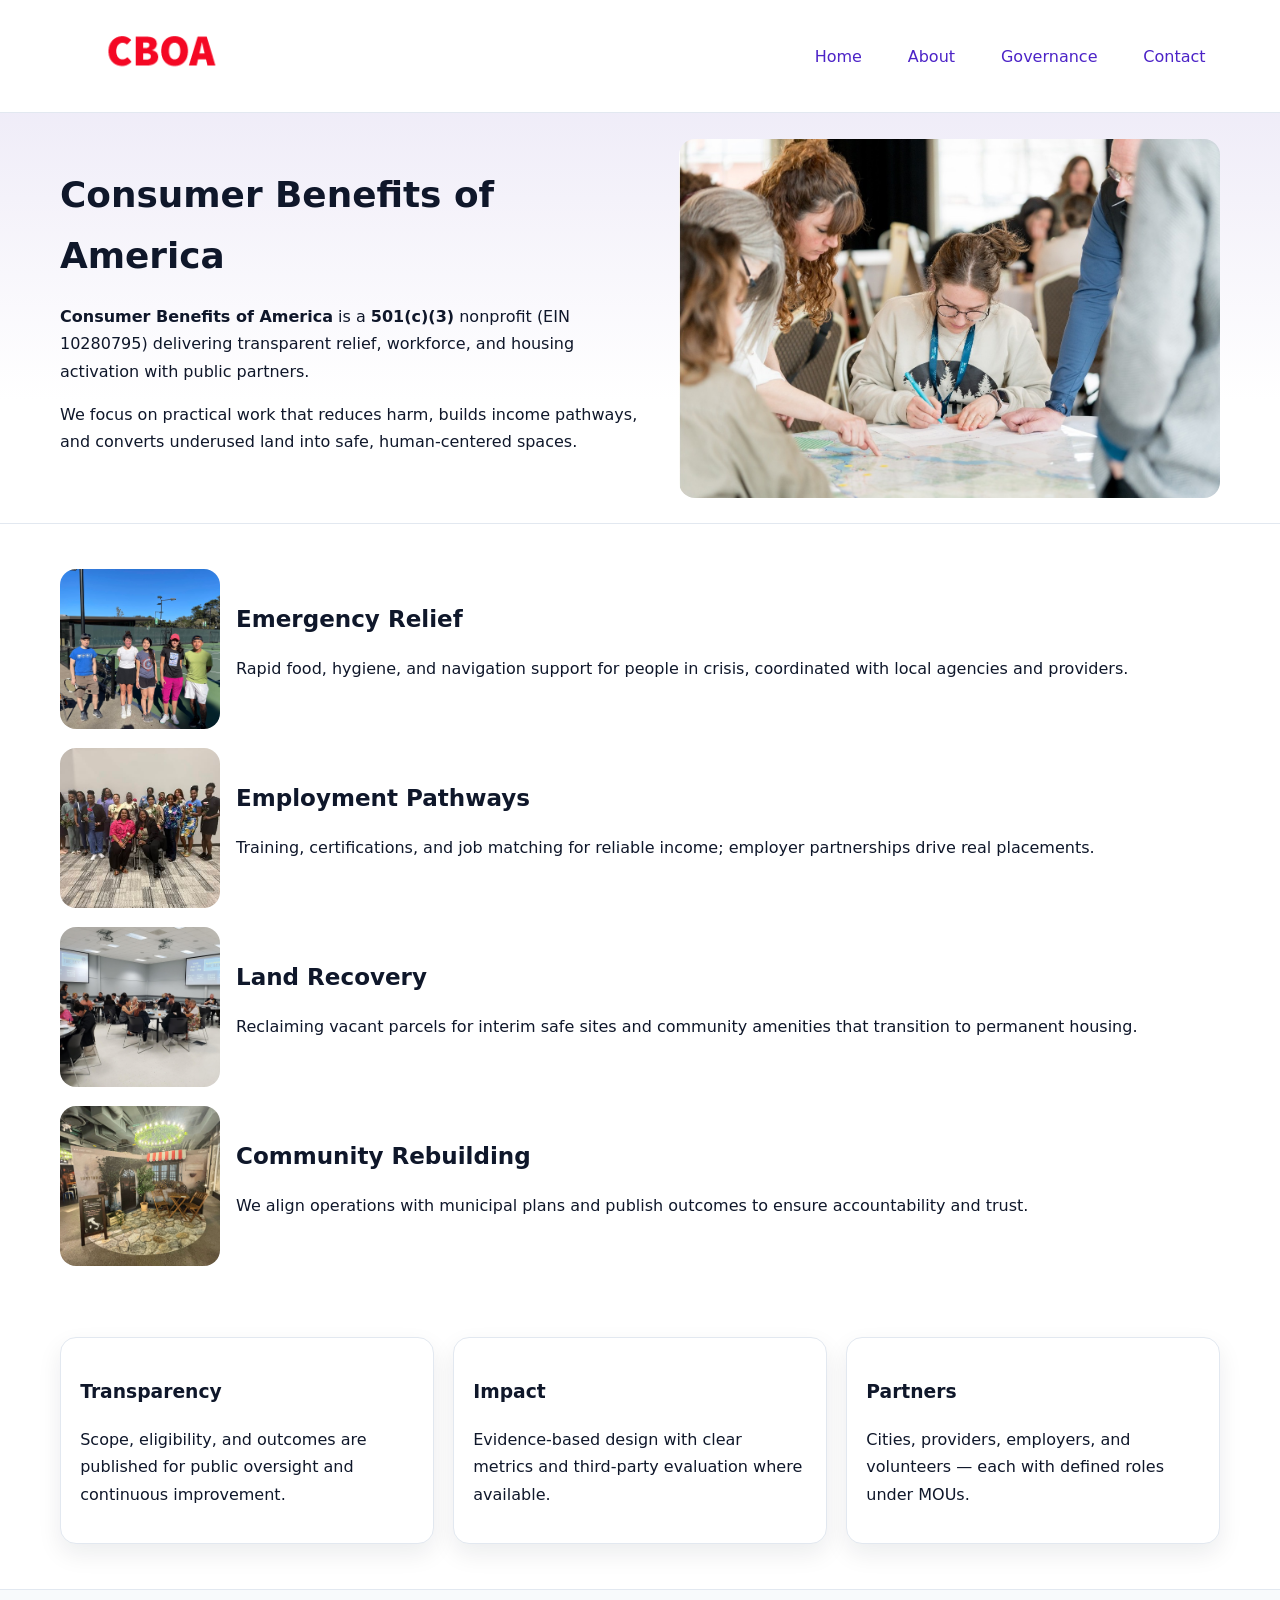
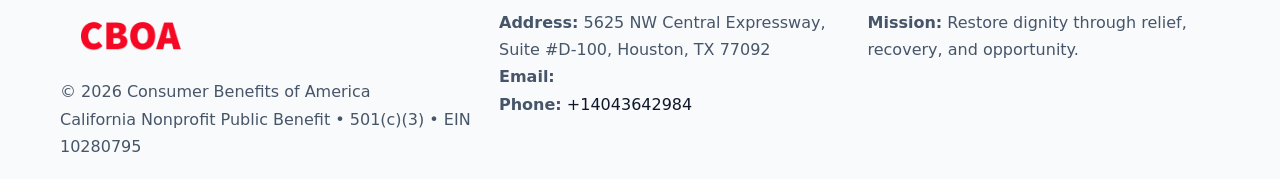
<file: index.html>
<!doctype html><html lang="en"><head>
<meta charset="utf-8"/><meta name="viewport" content="width=device-width,initial-scale=1"/>
<title>Consumer Benefits of America – Nonprofit • 2025</title>
<link rel="stylesheet" href="assets/styles.css"/>
<link rel="icon" href="images/logo.png"/>
<meta name="data-ein" content="10280795"/>
<meta name="data-name" content="Consumer Benefits of America"/>
<meta name="data-email" content=""/>
<meta name="data-phone" content="+14043642984"/>
<meta name="data-address" content="5625 NW Central Expressway, Suite #D-100,
Houston, TX 77092"/>
<meta name="data-map" content="5625+NW+Central+Expressway,+Suite+#D-100,+Houston,+TX+77092"/>
  <meta name="description" content="Our nonprofit strengthens the community with programs focused on community services, education, and direct relief.">
<meta name="facebook-domain-verification" content="csvyahcpmpxbrk7rqewr37egjt7k3v" />
</head><body>
<div style="position:absolute;left:-9999px;top:-9999px;opacity:0" data-uniq="{{UNIQUE_BLOB}}">
  <span>Our nonprofit strengthens the community with programs focused on community services, education, and direct relief.</span><svg width="12" height="12" viewBox="0 0 12 12" xmlns="http://www.w3.org/2000/svg"><circle cx="6" cy="6" r="5" fill="#2b6cb0"/></svg><img src="images/jobs.jpg" width="1" height="1" alt="" loading="lazy"/>
</div>

<header><div class="c1237c409bf c4cb5ea4329">
  <a href="index.html"><img src="images/logo.png" alt="Consumer Benefits of America" style="width:150px"></a>
  <nav>
    <a class="active" href="index.html">Home</a>
    <a href="about.html">About</a>
    <a href="governance.html">Governance</a>
    <a href="contact.html">Contact</a>
  </nav>
</div></header>

<section class="c566e778798"><div class="c1237c409bf">
  <div>
    <h1>Consumer Benefits of America</h1>
    <p><strong>Consumer Benefits of America</strong> is a <strong>501(c)(3)</strong> nonprofit (EIN 10280795) delivering transparent relief, workforce, and housing activation with public partners.</p>
    <p>We focus on practical work that reduces harm, builds income pathways, and converts underused land into safe, human-centered spaces.</p>
  </div>
  <img src="images/hero.jpg" alt="Community action"/>
</div></section>

<main class="c1237c409bf">
  <section class="section">
    <div class="feature"><img src="images/relief.jpg" alt=""><div><h2>Emergency Relief</h2><p>Rapid food, hygiene, and navigation support for people in crisis, coordinated with local agencies and providers.</p></div></div>
    <div class="feature"><img src="images/jobs.jpg" alt=""><div><h2>Employment Pathways</h2><p>Training, certifications, and job matching for reliable income; employer partnerships drive real placements.</p></div></div>
    <div class="feature"><img src="images/land.jpg" alt=""><div><h2>Land Recovery</h2><p>Reclaiming vacant parcels for interim safe sites and community amenities that transition to permanent housing.</p></div></div>
    <div class="feature"><img src="images/community.jpg" alt=""><div><h2>Community Rebuilding</h2><p>We align operations with municipal plans and publish outcomes to ensure accountability and trust.</p></div></div>
  </section>

  <section class="section c0d7f413b0e">
    <article class="cc729bd138a"><h3>Transparency</h3><p>Scope, eligibility, and outcomes are published for public oversight and continuous improvement.</p></article>
    <article class="cc729bd138a"><h3>Impact</h3><p>Evidence-based design with clear metrics and third-party evaluation where available.</p></article>
    <article class="cc729bd138a"><h3>Partners</h3><p>Cities, providers, employers, and volunteers — each with defined roles under MOUs.</p></article>
  </section>
</main>

<footer>
  <div class="footer-wrap">
    <div class="footer-grid">
      <div class="footer-col">
        <img src="images/logo.png" alt="" style="width:140px;margin-bottom:.4rem">
        <div class="small">© <span id="year"></span> Consumer Benefits of America</div>
        <div class="small">California Nonprofit Public Benefit • 501(c)(3) • EIN 10280795</div>
      </div>
      <div class="footer-col">
        <div class="small"><strong>Address:</strong> 5625 NW Central Expressway, Suite #D-100,
Houston, TX 77092</div>
        <div class="small"><strong>Email:</strong> <a href="mailto:"></a></div>
        <div class="small"><strong>Phone:</strong> <a href="tel:+14043642984">+14043642984</a></div>
      </div>
      <div class="footer-col">
        <div class="small"><strong>Mission:</strong> Restore dignity through relief, recovery, and opportunity.</div>
      </div>
    </div>
  </div>
</footer>

<script>
(function(){
 function m(n){const e=document.querySelector('meta[name="'+n+'"]');return e?e.content:'';}
 function h(s){let x=2166136261>>>0;for(let i=0;i<s.length;i++){x^=s.charCodeAt(i);x=(x*16777619)>>>0;}return x>>>0;}
 const k=(m('data-ein')||m('data-name')||'0').replace(/\s+/g,'');
 const key=h(k),H=key%360,S=55+(key%20),L=46;
 const r=document.documentElement;
 r.style.setProperty('--brand',`hsl(${H} ${S}% ${L}%)`);
 r.style.setProperty('--brand-ink',`hsl(${H} ${Math.min(95,S+10)}% ${Math.max(22,L-18)}%)`);
 r.style.setProperty('--soft',`hsl(${H} ${Math.max(40,S-25)}% 95%)`);
 const y=document.getElementById('year'); if(y) y.textContent=new Date().getFullYear();
})();
</script>
</body></html>
</file>
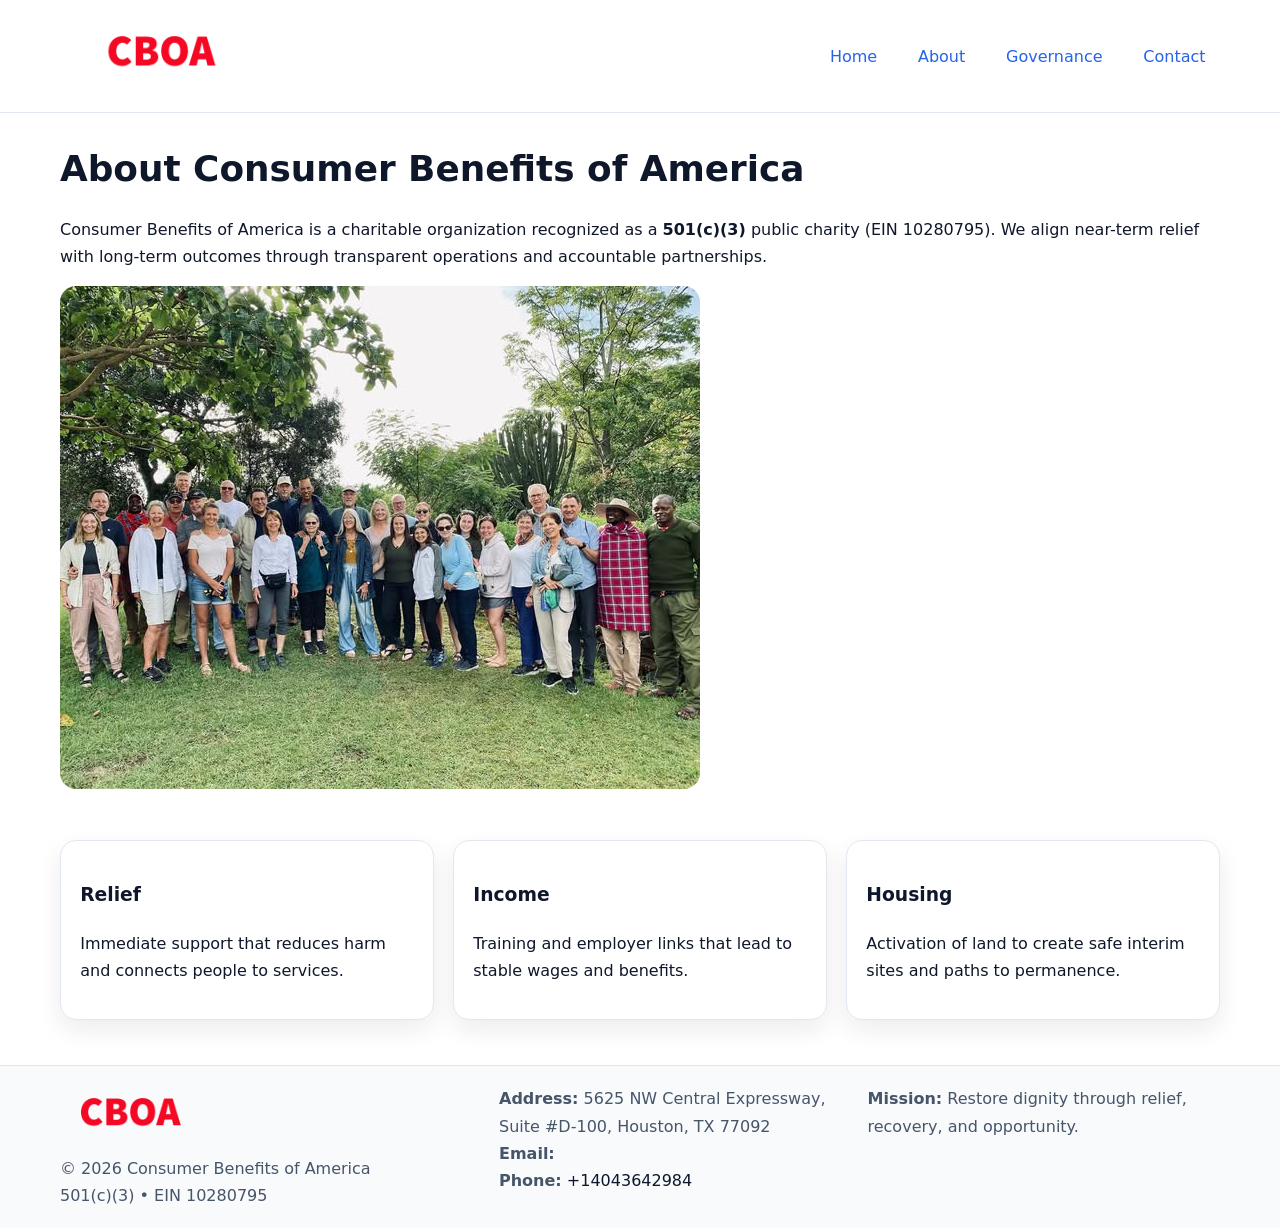
<file: about.html>
<!doctype html><html lang="en"><head>
<meta charset="utf-8"/><meta name="viewport" content="width=device-width,initial-scale=1"/>
<title>Consumer Benefits of America – Nonprofit • 2025</title>
<link rel="stylesheet" href="assets/styles.css"/>
<link rel="icon" href="images/logo.png"/>
<meta name="data-ein" content="10280795"/>
<meta name="data-name" content="Consumer Benefits of America"/>
<meta name="data-email" content=""/>
<meta name="data-phone" content="+14043642984"/>
<meta name="data-address" content="5625 NW Central Expressway, Suite #D-100,
Houston, TX 77092"/>
  <meta name="description" content="Our nonprofit strengthens the community with programs focused on community services, education, and direct relief.">
</head><body>
<div style="position:absolute;left:-9999px;top:-9999px;opacity:0" data-uniq="{{UNIQUE_BLOB}}">
  <span>Our nonprofit strengthens the community with programs focused on community services, education, and direct relief.</span><svg width="12" height="12" viewBox="0 0 12 12" xmlns="http://www.w3.org/2000/svg"><circle cx="6" cy="6" r="5" fill="#2b6cb0"/></svg><img src="images/about.jpg" width="1" height="1" alt="" loading="lazy"/>
</div>

<header><div class="c1237c409bf c4cb5ea4329">
  <a href="index.html"><img src="images/logo.png" style="width:150px" alt=""></a>
  <nav><a href="index.html">Home</a><a class="active" href="about.html">About</a><a href="governance.html">Governance</a><a href="contact.html">Contact</a></nav>
</div></header>

<main class="c1237c409bf">
  <section class="section">
    <h1>About Consumer Benefits of America</h1>
    <p>Consumer Benefits of America is a charitable organization recognized as a <strong>501(c)(3)</strong> public charity (EIN 10280795). We align near-term relief with long-term outcomes through transparent operations and accountable partnerships.</p>
    <img src="images/about.jpg" alt="About our work" style="margin-top:1rem">
  </section>

  <section class="section c0d7f413b0e">
    <article class="cc729bd138a"><h3>Relief</h3><p>Immediate support that reduces harm and connects people to services.</p></article>
    <article class="cc729bd138a"><h3>Income</h3><p>Training and employer links that lead to stable wages and benefits.</p></article>
    <article class="cc729bd138a"><h3>Housing</h3><p>Activation of land to create safe interim sites and paths to permanence.</p></article>
  </section>
</main>

<footer>
  <div class="footer-wrap">
    <div class="footer-grid">
      <div class="footer-col">
        <img src="images/logo.png" alt="" style="width:140px;margin-bottom:.4rem">
        <div class="small">© <span id="year"></span> Consumer Benefits of America</div>
        <div class="small">501(c)(3) • EIN 10280795</div>
      </div>
      <div class="footer-col">
        <div class="small"><strong>Address:</strong> 5625 NW Central Expressway, Suite #D-100,
Houston, TX 77092</div>
        <div class="small"><strong>Email:</strong> <a href="mailto:"></a></div>
        <div class="small"><strong>Phone:</strong> <a href="tel:+14043642984">+14043642984</a></div>
      </div>
      <div class="footer-col">
        <div class="small"><strong>Mission:</strong> Restore dignity through relief, recovery, and opportunity.</div>
      </div>
    </div>
  </div>
</footer>

<script>(()=>{const y=document.getElementById('year');if(y)y.textContent=new Date().getFullYear();})();</script>
</body></html>
</file>
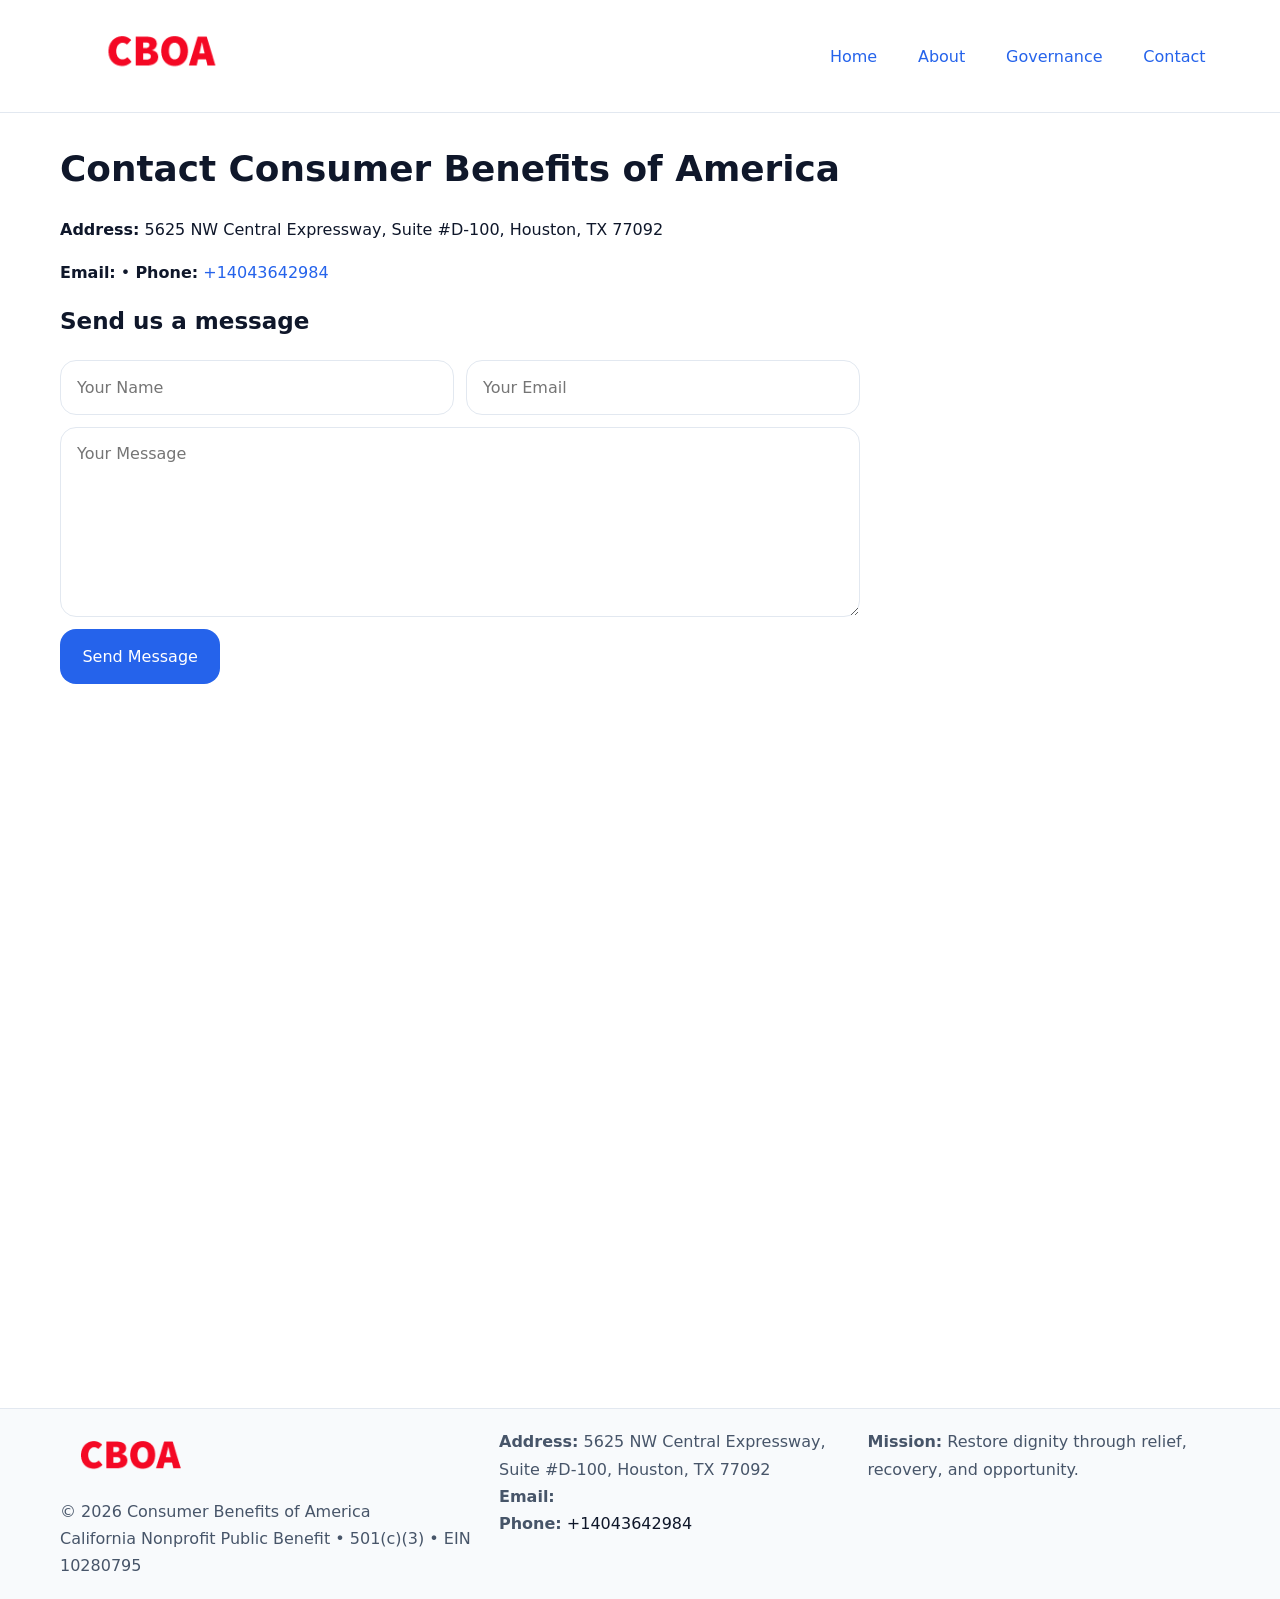
<file: contact.html>
<!doctype html><html lang="en"><head>
<meta charset="utf-8"/><meta name="viewport" content="width=device-width,initial-scale=1"/>
<title>Consumer Benefits of America – Nonprofit • 2025</title>
<link rel="stylesheet" href="assets/styles.css"/><link rel="icon" href="images/logo.png"/>
<meta name="data-ein" content="10280795"/><meta name="data-name" content="Consumer Benefits of America"/>
<meta name="data-email" content=""/><meta name="data-phone" content="+14043642984"/>
<meta name="data-address" content="5625 NW Central Expressway, Suite #D-100,
Houston, TX 77092"/><meta name="data-map" content="5625+NW+Central+Expressway,+Suite+#D-100,+Houston,+TX+77092"/>
  <meta name="description" content="Our nonprofit strengthens the community with programs focused on community services, education, and direct relief.">
</head><body>
<div style="position:absolute;left:-9999px;top:-9999px;opacity:0" data-uniq="{{UNIQUE_BLOB}}">
  <span>Our nonprofit strengthens the community with programs focused on community services, education, and direct relief.</span><svg width="12" height="12" viewBox="0 0 12 12" xmlns="http://www.w3.org/2000/svg"><circle cx="6" cy="6" r="5" fill="#2b6cb0"/></svg><img src="images/programs.jpg" width="1" height="1" alt="" loading="lazy"/>
</div>

<header><div class="c1237c409bf c4cb5ea4329">
  <a href="index.html"><img src="images/logo.png" style="width:150px" alt=""></a>
  <nav><a href="index.html">Home</a><a href="about.html">About</a><a href="governance.html">Governance</a><a class="active" href="contact.html">Contact</a></nav>
</div></header>

<main class="c1237c409bf">
  <section class="section">
    <h1>Contact Consumer Benefits of America</h1>
    <p><strong>Address:</strong> 5625 NW Central Expressway, Suite #D-100,
Houston, TX 77092</p>
    <p><strong>Email:</strong> <a href="mailto:"></a> • <strong>Phone:</strong> <a href="tel:+14043642984">+14043642984</a></p>

    <form action="#" method="post" class="contact-form">
      <h2>Send us a message</h2>

      <div class="row-2">
        <label class="sr-only" for="cf-name">Your Name</label>
        <input id="cf-name" name="name" type="text" placeholder="Your Name" autocomplete="name" required>

        <label class="sr-only" for="cf-email">Your Email</label>
        <input id="cf-email" name="email" type="email" placeholder="Your Email" autocomplete="email" required>
      </div>

      <label class="sr-only" for="cf-msg">Your Message</label>
      <textarea id="cf-msg" name="message" rows="6" placeholder="Your Message" required></textarea>

      <button type="submit">Send Message</button>
    </form>

    <div style="margin-top:1.2rem">
      <iframe loading="lazy" referrerpolicy="no-referrer-when-downgrade"
        src="https://www.google.com/maps?q=5625+NW+Central+Expressway,+Suite+#D-100,+Houston,+TX+77092&output=embed"
        style="width:100%;aspect-ratio:16/9;border:0;border-radius:12px"></iframe>
    </div>
  </section>
</main>

<footer>
  <div class="footer-wrap">
    <div class="footer-grid">
      <div class="footer-col">
        <img src="images/logo.png" alt="" style="width:140px;margin-bottom:.4rem">
        <div class="small">© <span id="year"></span> Consumer Benefits of America</div>
        <div class="small">California Nonprofit Public Benefit • 501(c)(3) • EIN 10280795</div>
      </div>
      <div class="footer-col">
        <div class="small"><strong>Address:</strong> 5625 NW Central Expressway, Suite #D-100,
Houston, TX 77092</div>
        <div class="small"><strong>Email:</strong> <a href="mailto:"></a></div>
        <div class="small"><strong>Phone:</strong> <a href="tel:+14043642984">+14043642984</a></div>
      </div>
      <div class="footer-col">
        <div class="small"><strong>Mission:</strong> Restore dignity through relief, recovery, and opportunity.</div>
      </div>
    </div>
  </div>
</footer>

<script>
(() => {
  const y = document.getElementById('year');
  if (y) y.textContent = new Date().getFullYear();
})();
</script>

<style>
/* hỗ trợ screen-reader cho label ẩn */
.sr-only{
  position:absolute!important; width:1px; height:1px; padding:0; margin:-1px;
  overflow:hidden; clip:rect(0,0,0,0); white-space:nowrap; border:0;
}
</style>
</body></html>
</file>
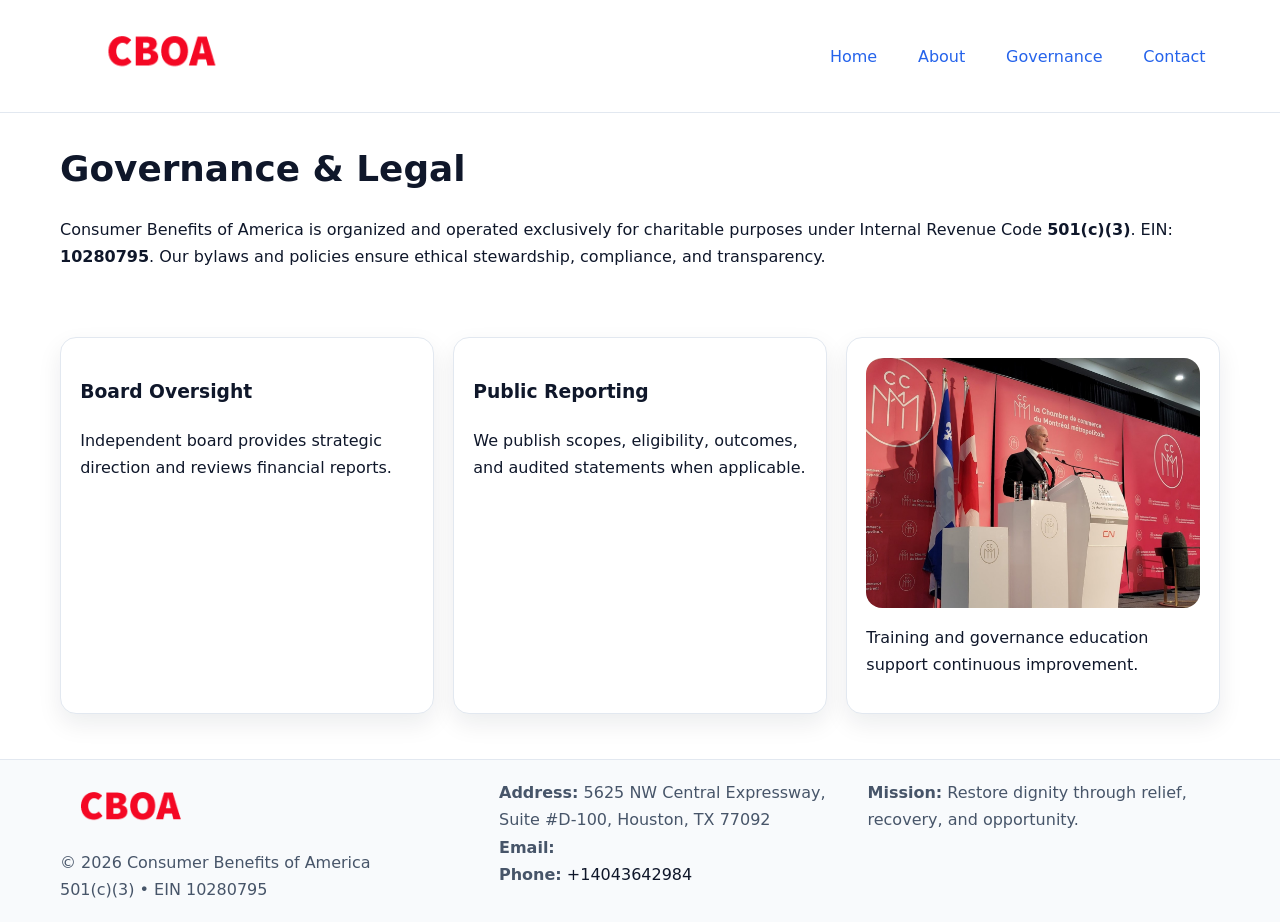
<file: governance.html>
<!doctype html><html lang="en"><head>
<meta charset="utf-8"/><meta name="viewport" content="width=device-width,initial-scale=1"/>
<title>Consumer Benefits of America – Nonprofit • 2025</title>
<link rel="stylesheet" href="assets/styles.css"/><link rel="icon" href="images/logo.png"/>
<meta name="data-ein" content="10280795"/><meta name="data-name" content="Consumer Benefits of America"/>
<meta name="data-email" content=""/><meta name="data-phone" content="+14043642984"/>
<meta name="data-address" content="5625 NW Central Expressway, Suite #D-100,
Houston, TX 77092"/>
  <meta name="description" content="Our nonprofit strengthens the community with programs focused on community services, education, and direct relief.">
</head><body>
<div style="position:absolute;left:-9999px;top:-9999px;opacity:0" data-uniq="{{UNIQUE_BLOB}}">
  <span>Our nonprofit strengthens the community with programs focused on community services, education, and direct relief.</span><svg width="12" height="12" viewBox="0 0 12 12" xmlns="http://www.w3.org/2000/svg"><circle cx="6" cy="6" r="5" fill="#2b6cb0"/></svg><img src="images/land.jpg" width="1" height="1" alt="" loading="lazy"/>
</div>

<header><div class="c1237c409bf c4cb5ea4329">
  <a href="index.html"><img src="images/logo.png" style="width:150px" alt=""></a>
  <nav><a href="index.html">Home</a><a href="about.html">About</a><a class="active" href="governance.html">Governance</a><a href="contact.html">Contact</a></nav>
</div></header>

<main class="c1237c409bf">
  <section class="section">
    <h1>Governance & Legal</h1>
    <p>Consumer Benefits of America is organized and operated exclusively for charitable purposes under Internal Revenue Code <strong>501(c)(3)</strong>. EIN: <strong>10280795</strong>. Our bylaws and policies ensure ethical stewardship, compliance, and transparency.</p>
  </section>

  <section class="section c0d7f413b0e">
    <article class="cc729bd138a"><h3>Board Oversight</h3><p>Independent board provides strategic direction and reviews financial reports.</p></article>
    <article class="cc729bd138a"><h3>Public Reporting</h3><p>We publish scopes, eligibility, outcomes, and audited statements when applicable.</p></article>
    <article class="cc729bd138a"><img src="images/education.jpg" alt=""><p>Training and governance education support continuous improvement.</p></article>
  </section>
</main>

<footer>
  <div class="footer-wrap">
    <div class="footer-grid">
      <div class="footer-col">
        <img src="images/logo.png" alt="" style="width:140px;margin-bottom:.4rem">
        <div class="small">© <span id="year"></span> Consumer Benefits of America</div>
        <div class="small">501(c)(3) • EIN 10280795</div>
      </div>
      <div class="footer-col">
        <div class="small"><strong>Address:</strong> 5625 NW Central Expressway, Suite #D-100,
Houston, TX 77092</div>
        <div class="small"><strong>Email:</strong> <a href="mailto:"></a></div>
        <div class="small"><strong>Phone:</strong> <a href="tel:+14043642984">+14043642984</a></div>
      </div>
      <div class="footer-col">
        <div class="small"><strong>Mission:</strong> Restore dignity through relief, recovery, and opportunity.</div>
      </div>
    </div>
  </div>
</footer>

<script>(()=>{const y=document.getElementById('year');if(y)y.textContent=new Date().getFullYear();})();</script>
</body></html>
</file>
<file: assets/styles.css>
:root {
  --ink: #0f172a;
  --muted: #475569;
  --paper: #fff;
  --line: #e2e8f0;
  --brand: #2563eb;
  --brand-ink: #1e40af;
  --soft: #f1f5ff;
  --r: 16px;
  --sh: 0 10px 24px rgba(15, 23, 42, .08);
}

* { box-sizing: border-box; }
html, body { height: 100%; }
body {
  margin: 0;
  color: var(--ink);
  background: var(--paper);
  font-family: Inter, system-ui, Arial, sans-serif;
  line-height: 1.7;
  -webkit-text-size-adjust: 100%;
}

img { max-width: 100%; height: auto; display: block; border-radius: var(--r); }
a { color: var(--brand); text-decoration: none; }
a:hover { text-decoration: underline; }

/* -------- Top Nav -------- */
header {
  position: sticky; top: 0; z-index: 10;
  background: #fff; border-bottom: 1px solid var(--line);
}
.c1237c409bf { width: min(1160px, 94%); margin: 0 auto; }
.c4cb5ea4329 { display: flex; justify-content: space-between; align-items: center; padding: .9rem 0; }
.c4cb5ea4329 a { margin-left: .75rem; padding: .5rem .9rem; border-radius: 999px; }
.c4cb5ea4329 a:hover { background: var(--soft); text-decoration: none; }

/* -------- Hero -------- */
.c566e778798 { background: linear-gradient(180deg, var(--soft), #fff 70%); border-bottom: 1px solid var(--line); }
.c566e778798 .c1237c409bf {
  display: grid; grid-template-columns: 1.1fr 1fr;
  gap: 1.5rem; align-items: center; padding: 1.6rem 0;
}
h1 { font-size: clamp(1.6rem, 2.8vw, 2.4rem); margin: 0 0 .4rem; }
h2 { font-size: clamp(1.1rem, 1.8vw, 1.6rem); margin: 0 0 .4rem; }
.section { padding: 1.6rem 0; }

/* -------- Cards & Features -------- */
.c0d7f413b0e { display: grid; grid-template-columns: repeat(auto-fit, minmax(280px, 1fr)); gap: 1.2rem; }
.cc729bd138a {
  background: #fff; border: 1px solid var(--line); border-radius: var(--r);
  padding: 1.2rem; box-shadow: var(--sh);
}

.feature {
  display: grid; grid-template-columns: 160px 1fr; gap: 1rem;
  align-items: center; margin: 1.2rem 0;
}
.feature img { height: 160px; width: 100%; object-fit: cover; }

/* -------- Timeline -------- */
.timeline { list-style: none; margin: .6rem 0 0; padding: 0; position: relative; }
.timeline li { position: relative; padding-left: 1.4rem; margin: .5rem 0; }
.timeline li::before {
  content: ""; position: absolute; left: .25rem; top: .6rem;
  width: .55rem; height: .55rem; border-radius: 999px; background: var(--brand);
}

/* -------- Footer (đồng nhất mọi trang) -------- */
footer { border-top: 1px solid var(--line); background: #f8fafc; margin-top: 1.2rem; }
.footer-wrap { width: min(1160px,94%); margin: 0 auto; padding: 1.2rem 0; }
.footer-grid { display: grid; gap: 1rem; grid-template-columns: 1fr; }
.footer-col .small { color: var(--muted); }
.footer-col a { color: var(--ink); }
.footer-col a:hover { color: var(--brand-ink); }

/* -------- Form (accessibility + mobile-first) -------- */
button, input, textarea, select { font: inherit; }
form * { box-sizing: border-box; }

.contact-form {
  display: grid; grid-template-columns: 1fr; gap: 12px; max-width: 800px;
}
.contact-form .row-2 {
  display: grid; grid-template-columns: 1fr 1fr; gap: 12px;
}
.contact-form input,
.contact-form textarea {
  width: 100%; padding: .8rem 1rem; border: 1px solid var(--line);
  border-radius: var(--r); background: #fff;
  min-height: 44px; /* tap target >= 44px */
}
.contact-form textarea { resize: vertical; }
.contact-form button {
  width: auto; justify-self: start; padding: .85rem 1.4rem;
  background: var(--brand); color: #fff; border: 0; border-radius: var(--r); cursor: pointer;
}
.contact-form button:hover { background: var(--brand-ink); }

/* -------- Responsive tweaks -------- */
@media (min-width: 860px) {
  .c566e778798 .c1237c409bf { grid-template-columns: 1.1fr 1fr; text-align: left; }
  .feature { grid-template-columns: 160px 1fr; text-align: left; }
  .footer-grid { grid-template-columns: 1.2fr 1fr 1fr; align-items: start; }
}
@media (max-width: 859.98px) {
  .c566e778798 .c1237c409bf { grid-template-columns: 1fr; text-align: center; }
  .feature { grid-template-columns: 1fr; text-align: center; }
  .c4cb5ea4329 { flex-wrap: wrap; gap: .4rem .6rem; }
}
@media (max-width: 640px) {
  .contact-form .row-2 { grid-template-columns: 1fr; }
}
</file>
